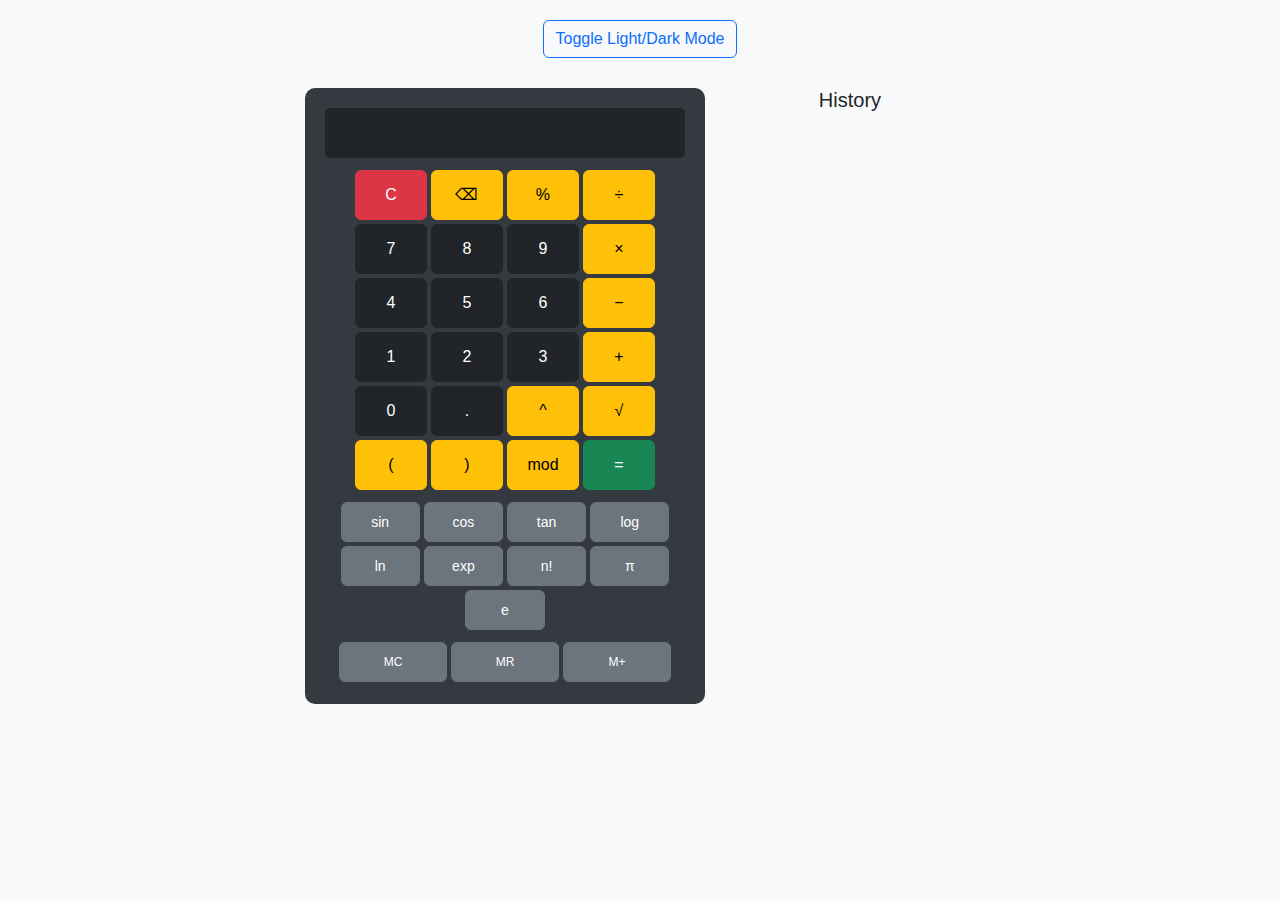
<file: templates/index.html>
<!DOCTYPE html>
<html>
<head>
    <title>Scientific Calculator</title>
    <meta name="viewport" content="width=device-width, initial-scale=1">
    <link href="https://cdn.jsdelivr.net/npm/bootstrap@5.3.2/dist/css/bootstrap.min.css" rel="stylesheet">
    <style>
        body {
            background-color: var(--bg-color, #f8f9fa);
            display: flex;
            justify-content: center;
            align-items: flex-start;
            padding: 20px;
            font-family: Arial, sans-serif;
            transition: background-color 0.3s;
        }

        #calculator-container {
            display: flex;
            flex-wrap: wrap;
            justify-content: center;
            gap: 20px;
        }

        #calculator {
            background-color: var(--calc-bg, #343a40);
            padding: 20px;
            border-radius: 10px;
            color: var(--text-color, white);
            min-width: 280px;
            max-width: 400px;
            flex: 1 1 300px;
            transition: background-color 0.3s, color 0.3s;
        }

        #display {
            width: 100%;
            height: 50px;
            font-size: 20px;
            text-align: right;
            padding: 5px;
            margin-bottom: 10px;
            border-radius: 5px;
            color: var(--text-color, white);
            background-color: var(--display-bg, #212529);
            border: none;
            transition: background-color 0.3s, color 0.3s;
        }

        .btn-op, .btn-scientific, .memory-btn {
            margin: 2px;
            font-size: 16px;
            transition: background-color 0.3s, color 0.3s;
        }

        .btn-op {
            width: 20%;
            min-width: 50px;
            height: 50px;
        }

        .btn-scientific {
            width: 22%;
            min-width: 50px;
            height: 40px;
            font-size: 14px;
        }

        .memory-btn {
            width: 30%;
            min-width: 45px;
            height: 40px;
            font-size: 12px;
        }

        #history {
            min-width: 150px;
            max-width: 250px;
            flex: 1 1 200px;
        }

        #history h5 {
            text-align: center;
        }

        .history-item {
            font-size: 14px;
            background-color: var(--calc-bg, #343a40);
            color: var(--text-color, white);
            border: none;
            transition: background-color 0.3s, color 0.3s;
        }

        /* Responsive adjustments */
        @media (max-width: 600px) {
            #calculator-container {
                flex-direction: column;
                align-items: center;
            }

            .btn-op, .btn-scientific, .memory-btn {
                font-size: 14px;
            }

            #calculator {
                width: 100%;
                padding: 15px;
            }

            #history {
                width: 100%;
                margin-top: 15px;
            }
        }

        #themeToggle {
            margin-bottom: 10px;
        }
    </style>
</head>
<body>
    <div id="calculator-container">
        <!-- Theme toggle button -->
        <div style="width:100%; text-align:center;">
            <button id="themeToggle" class="btn btn-outline-primary">Toggle Light/Dark Mode</button>
        </div>

        <!-- Calculator -->
        <div id="calculator">
            <input type="text" id="display" readonly class="form-control">

            <!-- Buttons grid -->
            <div class="d-flex flex-wrap justify-content-center">
                <button class="btn btn-danger btn-op" onclick="clearDisplay()">C</button>
                <button class="btn btn-warning btn-op" onclick="backspace()">⌫</button>
                <button class="btn btn-warning btn-op" onclick="press('%')">%</button>
                <button class="btn btn-warning btn-op" onclick="press('/')">÷</button>

                <button class="btn btn-dark btn-op" onclick="press('7')">7</button>
                <button class="btn btn-dark btn-op" onclick="press('8')">8</button>
                <button class="btn btn-dark btn-op" onclick="press('9')">9</button>
                <button class="btn btn-warning btn-op" onclick="press('*')">×</button>

                <button class="btn btn-dark btn-op" onclick="press('4')">4</button>
                <button class="btn btn-dark btn-op" onclick="press('5')">5</button>
                <button class="btn btn-dark btn-op" onclick="press('6')">6</button>
                <button class="btn btn-warning btn-op" onclick="press('-')">−</button>

                <button class="btn btn-dark btn-op" onclick="press('1')">1</button>
                <button class="btn btn-dark btn-op" onclick="press('2')">2</button>
                <button class="btn btn-dark btn-op" onclick="press('3')">3</button>
                <button class="btn btn-warning btn-op" onclick="press('+')">+</button>

                <button class="btn btn-dark btn-op" onclick="press('0')">0</button>
                <button class="btn btn-dark btn-op" onclick="press('.')">.</button>
                <button class="btn btn-warning btn-op" onclick="press('**')">^</button>
                <button class="btn btn-warning btn-op" onclick="press('Math.sqrt(')">√</button>

                <button class="btn btn-warning btn-op" onclick="press('(')">(</button>
                <button class="btn btn-warning btn-op" onclick="press(')')">)</button>
                <button class="btn btn-warning btn-op" onclick="press('mod(')">mod</button>
                <button class="btn btn-success btn-op" onclick="calculate()">=</button>
            </div>

            <!-- Scientific Buttons -->
            <div class="d-flex flex-wrap justify-content-center mt-2">
                <button class="btn btn-secondary btn-scientific" onclick="press('Math.sin(toRadians(')">sin</button>
                <button class="btn btn-secondary btn-scientific" onclick="press('Math.cos(toRadians(')">cos</button>
                <button class="btn btn-secondary btn-scientific" onclick="press('Math.tan(toRadians(')">tan</button>
                <button class="btn btn-secondary btn-scientific" onclick="press('Math.log(')">log</button>
                <button class="btn btn-secondary btn-scientific" onclick="press('Math.log10(')">ln</button>
                <button class="btn btn-secondary btn-scientific" onclick="press('Math.exp(')">exp</button>
                <button class="btn btn-secondary btn-scientific" onclick="press('factorial(')">n!</button>
                <button class="btn btn-secondary btn-scientific" onclick="press('Math.PI')">π</button>
                <button class="btn btn-secondary btn-scientific" onclick="press('Math.E')">e</button>
            </div>

            <!-- Memory Buttons -->
            <div class="d-flex justify-content-center mt-2">
                <button class="btn btn-secondary memory-btn" onclick="memoryClear()">MC</button>
                <button class="btn btn-secondary memory-btn" onclick="memoryRecall()">MR</button>
                <button class="btn btn-secondary memory-btn" onclick="memoryAdd()">M+</button>
            </div>
        </div>

        <!-- History Panel -->
        <div id="history">
            <h5>History</h5>
            <ul id="historyList" class="list-group"></ul>
        </div>
    </div>

    <script>
        const display = document.getElementById('display');
        const historyList = document.getElementById('historyList');
        let memory = 0;

        function factorial(n) {
            if (n < 0) return NaN;
            if (n === 0) return 1;
            let f = 1;
            for (let i = 1; i <= n; i++) f *= i;
            return f;
        }

        function toRadians(deg) { return deg * (Math.PI / 180); }

        function press(value) { display.value += value; }

        function calculate() {
            try {
                let expr = display.value;
                expr = expr.replace(/mod\(/g, '(').replace(/\)/g, '%');
                const result = eval(expr);
                addHistory(display.value + ' = ' + result);
                display.value = result;
            } catch {
                display.value = "Error";
            }
        }

        function clearDisplay() { display.value = ""; }
        function backspace() { display.value = display.value.slice(0, -1); }

        function addHistory(entry) {
            const li = document.createElement('li');
            li.className = "list-group-item history-item";
            li.textContent = entry;
            historyList.prepend(li);
        }

        function memoryClear() { memory = 0; }
        function memoryRecall() { display.value += memory; }
        function memoryAdd() {
            try { memory += eval(display.value); } 
            catch { display.value = "Error"; }
        }

        document.addEventListener('keydown', (e) => {
            const allowedKeys = '0123456789+-*/.%()';
            if (allowedKeys.includes(e.key)) press(e.key);
            else if (e.key === 'Enter') calculate();
            else if (e.key === 'Backspace') backspace();
            else if (e.key.toLowerCase() === 'c') clearDisplay();
            else if (e.key === '^') press('**');
        });

        // Theme toggle
        const themeToggle = document.getElementById('themeToggle');
        let darkMode = true;

        themeToggle.addEventListener('click', () => {
            if (darkMode) {
                document.body.style.setProperty('--bg-color', '#f8f9fa');
                document.body.style.setProperty('--calc-bg', '#e9ecef');
                document.body.style.setProperty('--display-bg', '#ffffff');
                document.body.style.setProperty('--text-color', '#212529');
            } else {
                document.body.style.setProperty('--bg-color', '#f8f9fa');
                document.body.style.setProperty('--calc-bg', '#343a40');
                document.body.style.setProperty('--display-bg', '#212529');
                document.body.style.setProperty('--text-color', '#ffffff');
            }
            darkMode = !darkMode;
        });
    </script>
</body>
</html>
</file>
